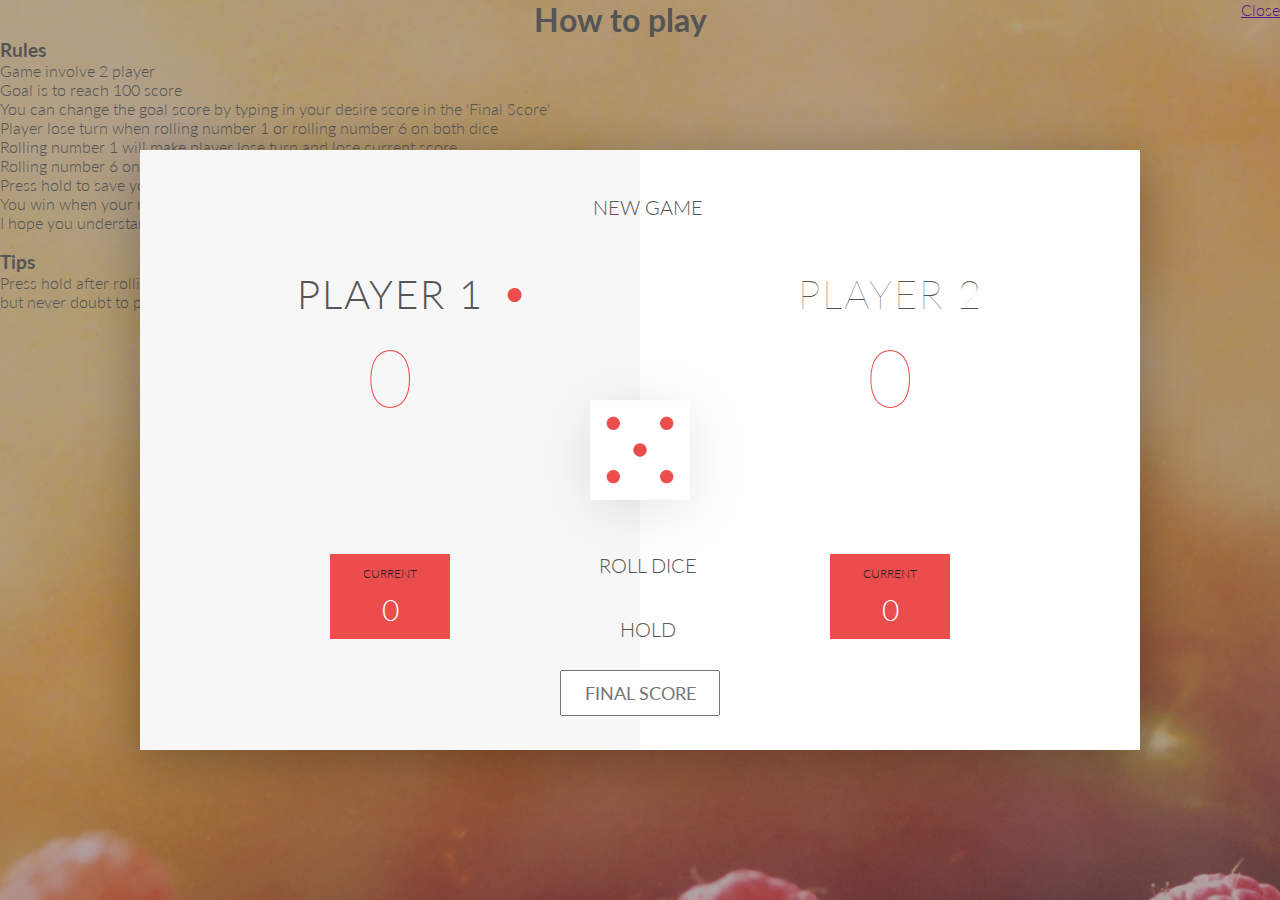
<file: index.html>
<!DOCTYPE html>
<html lang="en">
    <head>
        <meta charset="UTF-8">
        <link href="https://fonts.googleapis.com/css?family=Lato:100,300,600" rel="stylesheet" type="text/css">
        <link href="https://code.ionicframework.com/ionicons/2.0.1/css/ionicons.min.css" rel="stylesheet" type="text/css">
        <link type="text/css" rel="stylesheet" href="style.css">
        <script type="text/javascript" src="https://code.jquery.com/jquery-1.8.2.js"></script>
        
        <title>Dice Game</title>
    </head>

    <body>
        <div class='popup'>
            <div class='cnt223'>
                <a href='' class='close' style="float: right;">Close</a>
                <h1 style="text-align: center">How to play</h1>
                <div>
                    <h3>Rules</h3>
                    <li>Game involve 2 player</li>
                    <li>Goal is to reach 100 score</li>
                    <li>You can change the goal score by typing in your desire score in the 'Final Score'</li>
                    <li>Player lose turn when rolling number 1 or rolling number 6 on both dice</li>
                    <li>Rolling number 1 will make player lose turn and lose current score</li>
                    <li>Rolling number 6 on both dice will only make you lose your turn and remain current score</li>
                    <li>Press hold to save your current score in your real score</li>
                    <li>You win when your real score reach the goal score</li>
                    <li>I hope you understand the logic and enjoy the game</li>
                </div>
                <br/>
                <div>
                    <h3>Tips</h3>
                    <li>Press hold after rolling the dice the third time the probability to not roll 1 and double 6 dice is lower</li>
                    <li>but never doubt to push your luck!</li>
                </div> 
            </div>
        </div>
        <div class="wrapper clearfix">
            <div class="player-0-panel active">
                <div class="player-name" id="name-0">Player 1</div>
                <div class="player-score" id="score-0">43</div>
                <div class="player-current-box">
                    <div class="player-current-label">Current</div>
                    <div class="player-current-score" id="current-0">11</div>
                </div>
            </div>
            
            <div class="player-1-panel">
                <div class="player-name" id="name-1">Player 2</div>
                <div class="player-score" id="score-1">72</div>
                <div class="player-current-box">
                    <div class="player-current-label">Current</div>
                    <div class="player-current-score" id="current-1">0</div>
                </div>
            </div>
            
            <button class="btn-new"><i class="ion-ios-plus-outline"></i>New game</button>
            <button class="btn-roll"><i class="ion-ios-loop"></i>Roll dice</button>
            <button class="btn-hold"><i class="ion-ios-download-outline"></i>Hold</button>
            
            <input type="text" placeholder="Final score" class="final-score">
            
            <img src="dice-5.png" alt="Dice" class="dice" id="dice-1">
            <img src="dice-5.png" alt="Dice" class="dice" id="dice-2">
        </div>
        <script src="app.js"></script>
    </body>
</html>
</file>
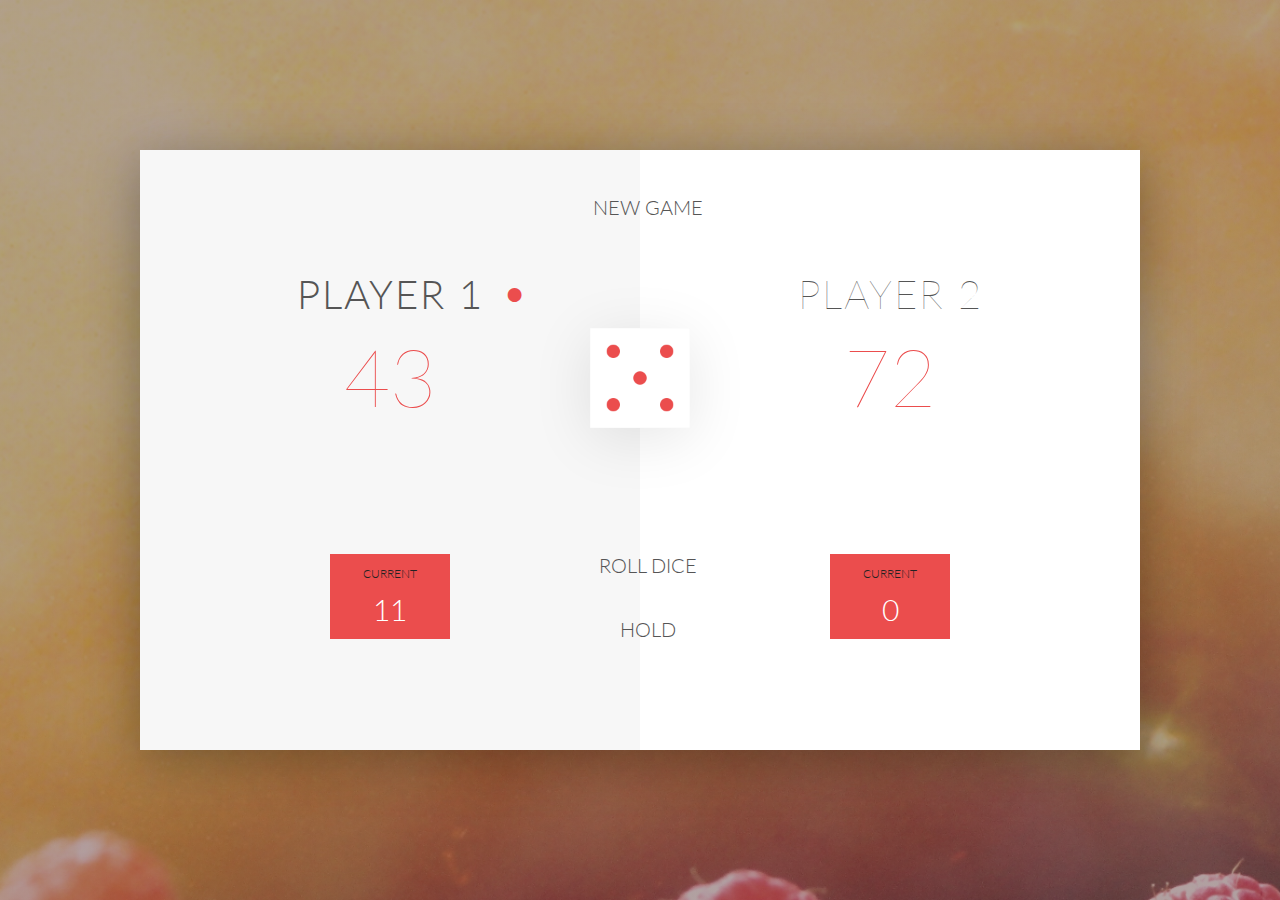
<file: Dice Game/index.html>
<!DOCTYPE html>
<html lang="en">
    <head>
        <meta charset="UTF-8">
        <link href="https://fonts.googleapis.com/css?family=Lato:100,300,600" rel="stylesheet" type="text/css">
        <link href="http://code.ionicframework.com/ionicons/2.0.1/css/ionicons.min.css" rel="stylesheet" type="text/css">
        <link type="text/css" rel="stylesheet" href="style.css">
        
        <title>Pig Game</title>
    </head>

    <body>
        <div class="wrapper clearfix">
            <div class="player-0-panel active">
                <div class="player-name" id="name-0">Player 1</div>
                <div class="player-score" id="score-0">43</div>
                <div class="player-current-box">
                    <div class="player-current-label">Current</div>
                    <div class="player-current-score" id="current-0">11</div>
                </div>
            </div>
            
            <div class="player-1-panel">
                <div class="player-name" id="name-1">Player 2</div>
                <div class="player-score" id="score-1">72</div>
                <div class="player-current-box">
                    <div class="player-current-label">Current</div>
                    <div class="player-current-score" id="current-1">0</div>
                </div>
            </div>
            
            <button class="btn-new"><i class="ion-ios-plus-outline"></i>New game</button>
            <button class="btn-roll"><i class="ion-ios-loop"></i>Roll dice</button>
            <button class="btn-hold"><i class="ion-ios-download-outline"></i>Hold</button>
            
            <img src="dice-5.png" alt="Dice" class="dice">
        </div>
        <script src="app.js"></script>
    </body>
</html>
</file>
<file: style.css>
/**********************************************
*** GENERAL
**********************************************/

.final-score {
    position: absolute;
    left: 50%;
    transform: translate(-50%);
    top: 520px;
    color: #555;
    font-size: 18px;
    font-family: 'Lato';
    text-align: center;
    padding: 10px;
    width: 160px;
    text-transform: uppercase;
}

.final-score:focus {
    outline: none;
}

#dice-1 {
    top: 120px;
}

#dice-2 {
    top: 250px;
}

* {
    margin: 0;
    padding: 0;
    box-sizing: border-box;
    
}

.clearfix::after {
    content: "";
    display: table;
    clear: both;
}

body {
    background-image: linear-gradient(rgba(62, 20, 20, 0.4), rgba(62, 20, 20, 0.4)), url(back.jpg);
    background-size: cover;
    background-position: center;
    font-family: Lato;
    font-weight: 300;
    position: relative;
    height: 100vh;
    color: #555;
}

.wrapper {
    width: 1000px;
    position: absolute;
    top: 50%;
    left: 50%;
    transform: translate(-50%, -50%);
    background-color: #fff;
    box-shadow: 0px 10px 50px rgba(0, 0, 0, 0.3);
    overflow: hidden;
}

.player-0-panel,
.player-1-panel {
    width: 50%;
    float: left;
    height: 600px;
    padding: 100px;
}



/**********************************************
*** PLAYERS
**********************************************/

.player-name {
    font-size: 40px;
    text-align: center;
    text-transform: uppercase;
    letter-spacing: 2px;
    font-weight: 100;
    margin-top: 20px;
    margin-bottom: 10px;
    position: relative;
}

.player-score {
    text-align: center;
    font-size: 80px;
    font-weight: 100;
    color: #EB4D4D;
    margin-bottom: 130px;
}

.active { background-color: #f7f7f7; }
.active .player-name { font-weight: 300; }

.active .player-name::after {
    content: "\2022";
    font-size: 47px;
    position: absolute;
    color: #EB4D4D;
    top: -7px;
    right: 10px;
    
}

.player-current-box {
    background-color: #EB4D4D;
    color: #fff;
    width: 40%;
    margin: 0 auto;
    padding: 12px;
    text-align: center;
}

.player-current-label {
    text-transform: uppercase;
    margin-bottom: 10px;
    font-size: 12px;
    color: #222;
}

.player-current-score {
    font-size: 30px;
}

button {
    position: absolute;
    width: 200px;
    left: 50%;
    transform: translateX(-50%);
    color: #555;
    background: none;
    border: none;
    font-family: Lato;
    font-size: 20px;
    text-transform: uppercase;
    cursor: pointer;
    font-weight: 300;
    transition: background-color 0.3s, color 0.3s;
}

button:hover { font-weight: 600; }
button:hover i { margin-right: 20px; }

button:focus {
    outline: none;
}

i {
    color: #EB4D4D;
    display: inline-block;
    margin-right: 15px;
    font-size: 32px;
    line-height: 1;
    vertical-align: text-top;
    margin-top: -4px;
    transition: margin 0.3s;
}

.btn-new { top: 45px;}
.btn-roll { top: 403px;}
.btn-hold { top: 467px;}

.dice {
    position: absolute;
    left: 50%;
    top: 178px;
    transform: translateX(-50%);
    height: 100px;
    box-shadow: 0px 10px 60px rgba(0, 0, 0, 0.10);
}

.winner { background-color: #f7f7f7; }
.winner .player-name { font-weight: 300; color: #EB4D4D; }
</file>
<file: Dice Game/style.css>
/**********************************************
*** GENERAL
**********************************************/

* {
    margin: 0;
    padding: 0;
    box-sizing: border-box;
    
}

.clearfix::after {
    content: "";
    display: table;
    clear: both;
}

body {
    background-image: linear-gradient(rgba(62, 20, 20, 0.4), rgba(62, 20, 20, 0.4)), url(back.jpg);
    background-size: cover;
    background-position: center;
    font-family: Lato;
    font-weight: 300;
    position: relative;
    height: 100vh;
    color: #555;
}

.wrapper {
    width: 1000px;
    position: absolute;
    top: 50%;
    left: 50%;
    transform: translate(-50%, -50%);
    background-color: #fff;
    box-shadow: 0px 10px 50px rgba(0, 0, 0, 0.3);
    overflow: hidden;
}

.player-0-panel,
.player-1-panel {
    width: 50%;
    float: left;
    height: 600px;
    padding: 100px;
}



/**********************************************
*** PLAYERS
**********************************************/

.player-name {
    font-size: 40px;
    text-align: center;
    text-transform: uppercase;
    letter-spacing: 2px;
    font-weight: 100;
    margin-top: 20px;
    margin-bottom: 10px;
    position: relative;
}

.player-score {
    text-align: center;
    font-size: 80px;
    font-weight: 100;
    color: #EB4D4D;
    margin-bottom: 130px;
}

.active { background-color: #f7f7f7; }
.active .player-name { font-weight: 300; }

.active .player-name::after {
    content: "\2022";
    font-size: 47px;
    position: absolute;
    color: #EB4D4D;
    top: -7px;
    right: 10px;
    
}

.player-current-box {
    background-color: #EB4D4D;
    color: #fff;
    width: 40%;
    margin: 0 auto;
    padding: 12px;
    text-align: center;
}

.player-current-label {
    text-transform: uppercase;
    margin-bottom: 10px;
    font-size: 12px;
    color: #222;
}

.player-current-score {
    font-size: 30px;
}

button {
    position: absolute;
    width: 200px;
    left: 50%;
    transform: translateX(-50%);
    color: #555;
    background: none;
    border: none;
    font-family: Lato;
    font-size: 20px;
    text-transform: uppercase;
    cursor: pointer;
    font-weight: 300;
    transition: background-color 0.3s, color 0.3s;
}

button:hover { font-weight: 600; }
button:hover i { margin-right: 20px; }

button:focus {
    outline: none;
}

i {
    color: #EB4D4D;
    display: inline-block;
    margin-right: 15px;
    font-size: 32px;
    line-height: 1;
    vertical-align: text-top;
    margin-top: -4px;
    transition: margin 0.3s;
}

.btn-new { top: 45px;}
.btn-roll { top: 403px;}
.btn-hold { top: 467px;}

.dice {
    position: absolute;
    left: 50%;
    top: 178px;
    transform: translateX(-50%);
    height: 100px;
    box-shadow: 0px 10px 60px rgba(0, 0, 0, 0.10);
}

.winner { background-color: #f7f7f7; }
.winner .player-name { font-weight: 300; color: #EB4D4D; }
</file>
